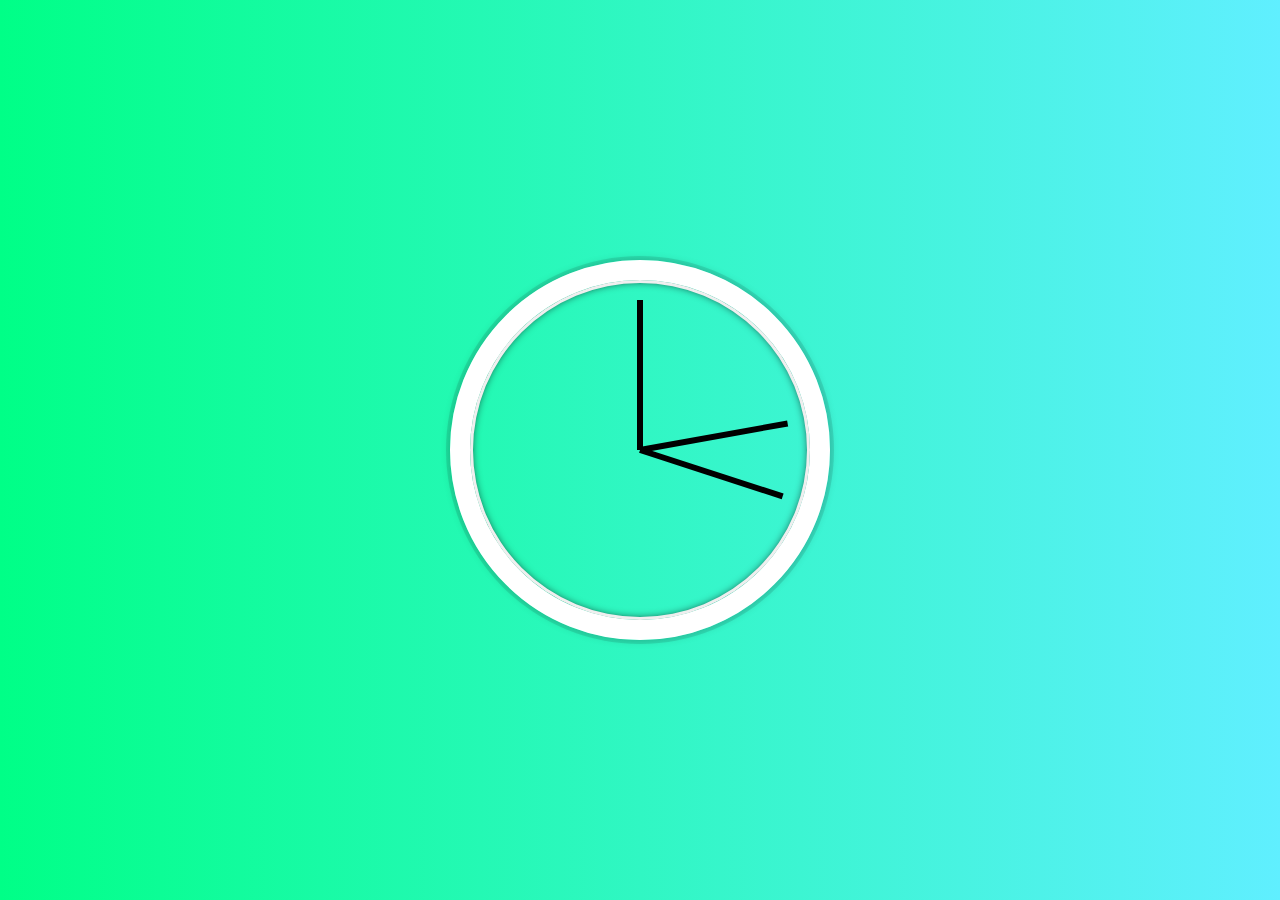
<file: clock/index.html>
<!DOCTYPE html>
<html lang="en">
  <head>
    <meta charset="UTF-8" />
    <title>JS + CSS Clock</title>
  </head>
  <body>
    <div class="clock">
      <div class="clock-face">
        <div class="hand hour-hand"></div>
        <div class="hand min-hand"></div>
        <div class="hand second-hand"></div>
      </div>
    </div>

    <style>
      html {
        background-image: linear-gradient(90deg, #00ff87, #60efff);
        background-size: cover;

        background-position: center;
        font-family: "helvetica neue";
        text-align: center;
        font-size: 10px;
      }

      body {
        margin: 0;
        font-size: 2rem;
        display: flex;
        flex: 1;
        min-height: 100vh;
        align-items: center;
      }

      .clock {
        width: 30rem;
        height: 30rem;
        border: 20px solid white;
        border-radius: 50%;
        margin: 50px auto;
        position: relative;
        padding: 2rem;
        box-shadow: 0 0 0 4px rgba(0, 0, 0, 0.1), inset 0 0 0 3px #efefef,
          inset 0 0 10px black, 0 0 10px rgba(0, 0, 0, 0.2);
      }

      .clock-face {
        position: relative;
        width: 100%;
        height: 100%;
        transform: translateY(
          -3px
        ); /* account for the height of the clock hands */
      }
      .hand {
        width: 50%;
        height: 6px;
        background: black;
        position: absolute;
        top: 50%;
        transform-origin: 100%;
        transform: rotate(90deg);
        transition: all 0.05s;
        transition-timing-function: cubic-bezier(0.1, 2.7, 0.58, 1);
      }
    </style>

    <script>
      const secondHand = document.querySelector(".second-hand");
      const minHand = document.querySelector(".min-hand");
      const hourHand = document.querySelector(".hour-hand");

      function date() {
        const now = new Date();
        console.log(now);

        const getSeconds = now.getSeconds();
        const seconds = (getSeconds / 60) * 360 + 90;
        secondHand.style.transform = `rotate(${seconds}deg)`;
        console.log(seconds);

        const getMinutes = now.getMinutes();
        const minutes = (getMinutes / 60) * 360 + (getSeconds / 60) * 6 + 90;
        minHand.style.transform = `rotate(${minutes}deg)`;

        const getHour = now.getHours();
        const hours = (getHours / 12) * 360 + (minutes / 60) * 30 + 90;
        hourHand.style.transform = `rotate(${hours}deg)`;
      }
      setInterval(date, 1000);

      date();
    </script>
  </body>
</html>
</file>
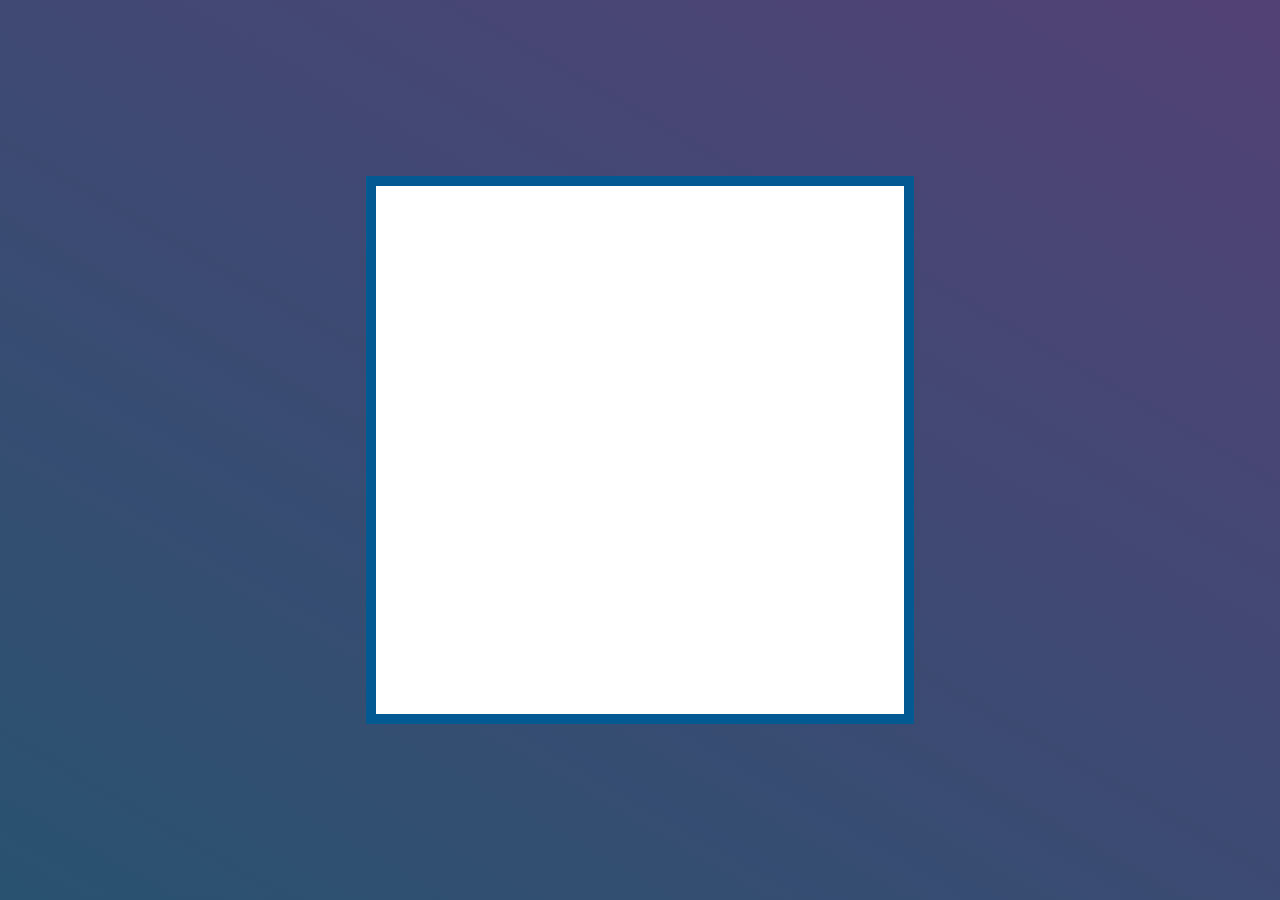
<file: etch-a-sketch/index.html>
<!DOCTYPE html>
<html lang="en">
  <head>
    <meta charset="UTF-8" />
    <meta http-equiv="X-UA-Compatible" content="IE=edge" />
    <meta name="viewport" content="width=device-width, initial-scale=1.0" />
    <link href="style.css" rel="stylesheet" />
    <script defer src="script.js"></script>
    <title>Etch A Sketch</title>
  </head>
  <body>
    <div class="container"></div>
  </body>
</html>
</file>
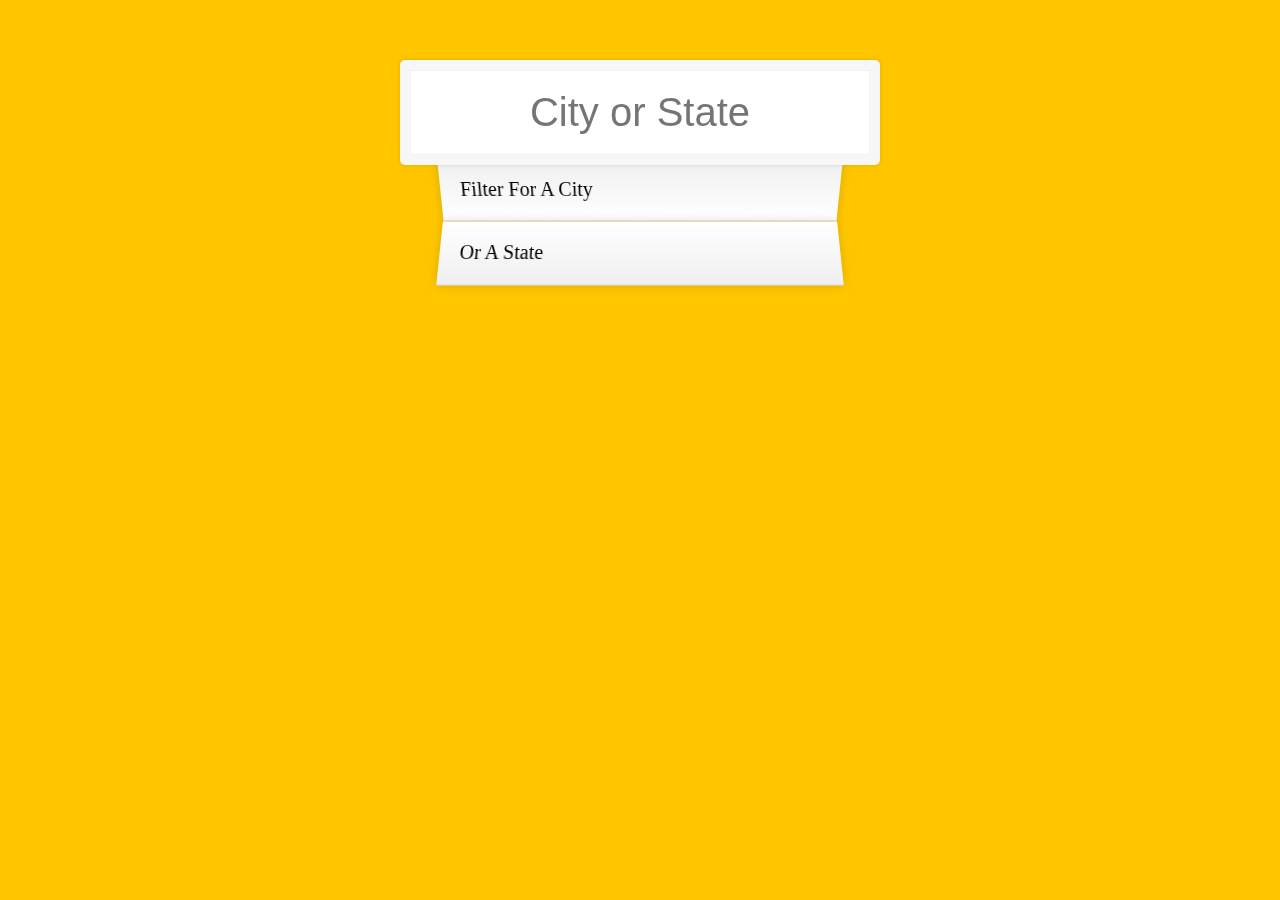
<file: find-city/index.html>
<!DOCTYPE html>
<html lang="en">
  <head>
    <meta charset="UTF-8" />
    <title>Type Ahead 👀</title>
    <link rel="stylesheet" href="style.css" />
  </head>
  <body>
    <form class="search-form">
      <input type="text" class="search" placeholder="City or State" />
      <ul class="suggestions">
        <li>Filter for a city</li>
        <li>or a state</li>
      </ul>
    </form>
    <script src="script.js"></script>
  </body>
</html>
</file>
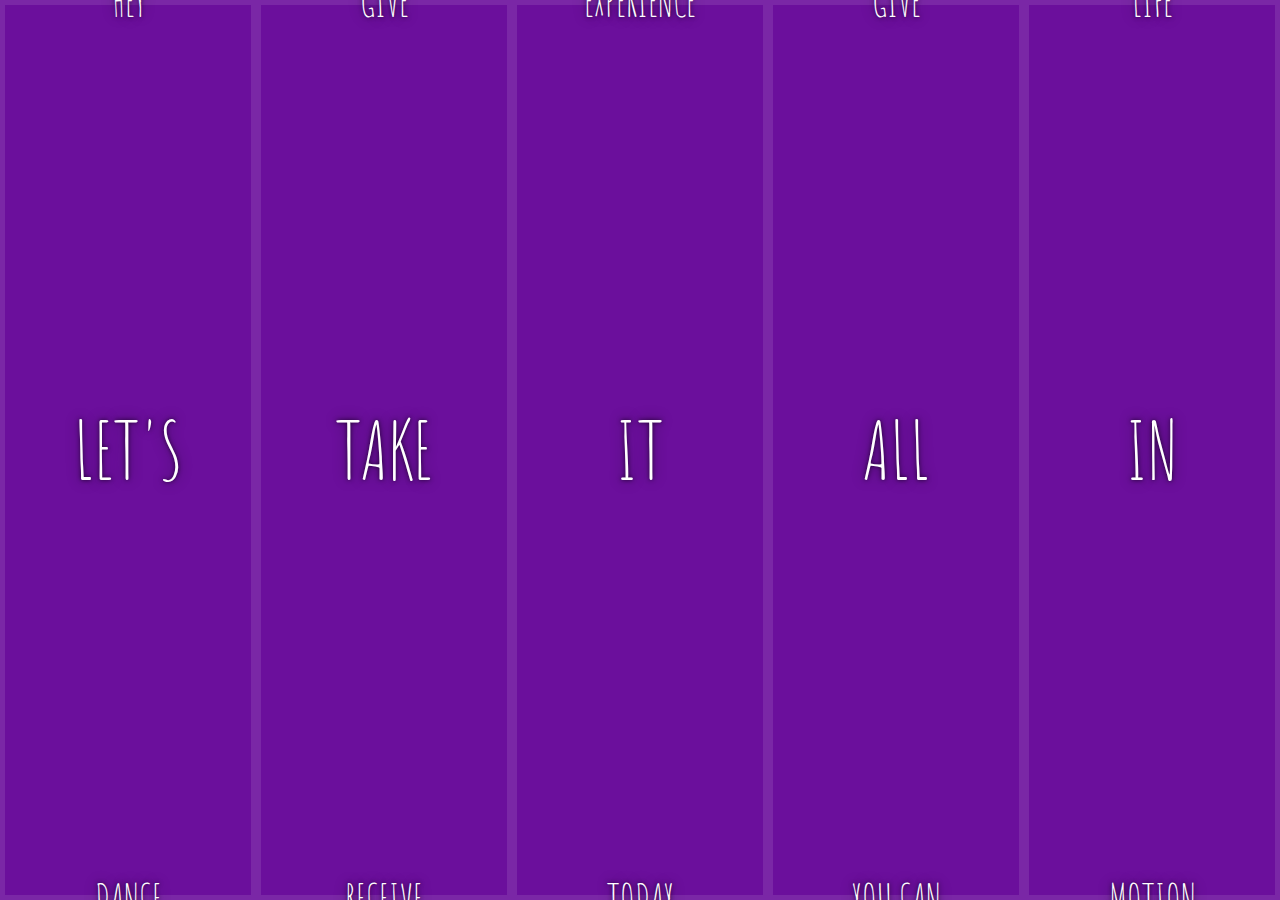
<file: flex-images/index.html>
<!DOCTYPE html>
<html lang="en">
  <head>
    <meta charset="UTF-8" />
    <title>Flex Panels 💪</title>
    <link
      href="https://fonts.googleapis.com/css?family=Amatic+SC"
      rel="stylesheet"
      type="text/css"
    />
  </head>
  <body>
    <style>
      html {
        box-sizing: border-box;
        background: #ffc600;
        font-family: "helvetica neue";
        font-size: 20px;
        font-weight: 200;
      }

      body {
        margin: 0;
      }

      *,
      *:before,
      *:after {
        box-sizing: inherit;
      }

      .panels {
        min-height: 100vh;
        overflow: hidden;
        display: flex;
      }

      .panel {
        background: #6b0f9c;
        box-shadow: inset 0 0 0 5px rgba(255, 255, 255, 0.1);
        color: white;
        text-align: center;
        align-items: center;
        /* Safari transitionend event.propertyName === flex */
        /* Chrome + FF transitionend event.propertyName === flex-grow */
        transition: font-size 0.7s cubic-bezier(0.61, -0.19, 0.7, -0.11),
          flex 0.7s cubic-bezier(0.61, -0.19, 0.7, -0.11), background 0.2s;
        font-size: 20px;
        background-size: cover;
        background-position: center;
        flex: 1;
        display: flex;
        align-items: center;
        flex-direction: column;
        justify-content: space-around;
      }

      .panel1 {
        background-image: url(https://source.unsplash.com/gYl-UtwNg_I/1500x1500);
      }
      .panel2 {
        background-image: url(https://source.unsplash.com/rFKUFzjPYiQ/1500x1500);
      }
      .panel3 {
        background-image: url(https://images.unsplash.com/photo-1465188162913-8fb5709d6d57?ixlib=rb-0.3.5&q=80&fm=jpg&crop=faces&cs=tinysrgb&w=1500&h=1500&fit=crop&s=967e8a713a4e395260793fc8c802901d);
      }
      .panel4 {
        background-image: url(https://source.unsplash.com/ITjiVXcwVng/1500x1500);
      }
      .panel5 {
        background-image: url(https://source.unsplash.com/3MNzGlQM7qs/1500x1500);
      }

      /* Flex Children */
      .panel > * {
        margin: 0;
        width: 100%;
        transition: transform 0.5s;
      }

      .panel > *:first-child {
        transform: translateY(-140px);
      }
      .panel.openactive > *:first-child {
        transform: translateY(0);
      }
      .panel > *:last-child {
        transform: translateY(140px);
      }
      .panel.openactive > *:last-child {
        transform: translateY(0);
      }

      .panel p {
        text-transform: uppercase;
        font-family: "Amatic SC", cursive;
        text-shadow: 0 0 4px rgba(0, 0, 0, 0.72), 0 0 14px rgba(0, 0, 0, 0.45);
        font-size: 2em;
      }

      .panel p:nth-child(2) {
        font-size: 4em;
      }

      .panel.open {
        font-size: 40px;
        flex: 5;
      }
    </style>

    <div class="panels">
      <div class="panel panel1">
        <p>Hey</p>
        <p>Let's</p>
        <p>Dance</p>
      </div>
      <div class="panel panel2">
        <p>Give</p>
        <p>Take</p>
        <p>Receive</p>
      </div>
      <div class="panel panel3">
        <p>Experience</p>
        <p>It</p>
        <p>Today</p>
      </div>
      <div class="panel panel4">
        <p>Give</p>
        <p>All</p>
        <p>You can</p>
      </div>
      <div class="panel panel5">
        <p>Life</p>
        <p>In</p>
        <p>Motion</p>
      </div>
    </div>

    <script>
      const panels = document.querySelectorAll(".panel");

      const openFunction = function () {
        this.classList.toggle("open");
      };
      const classadd = function (e) {
        if (e.propertyName.includes("flex")) {
          this.classList.toggle("openactive");
        }
      };

      panels.forEach((panel) => panel.addEventListener("click", openFunction));
      panels.forEach((panel) =>
        panel.addEventListener("transitionend", classadd)
      );
    </script>
  </body>
</html>
</file>
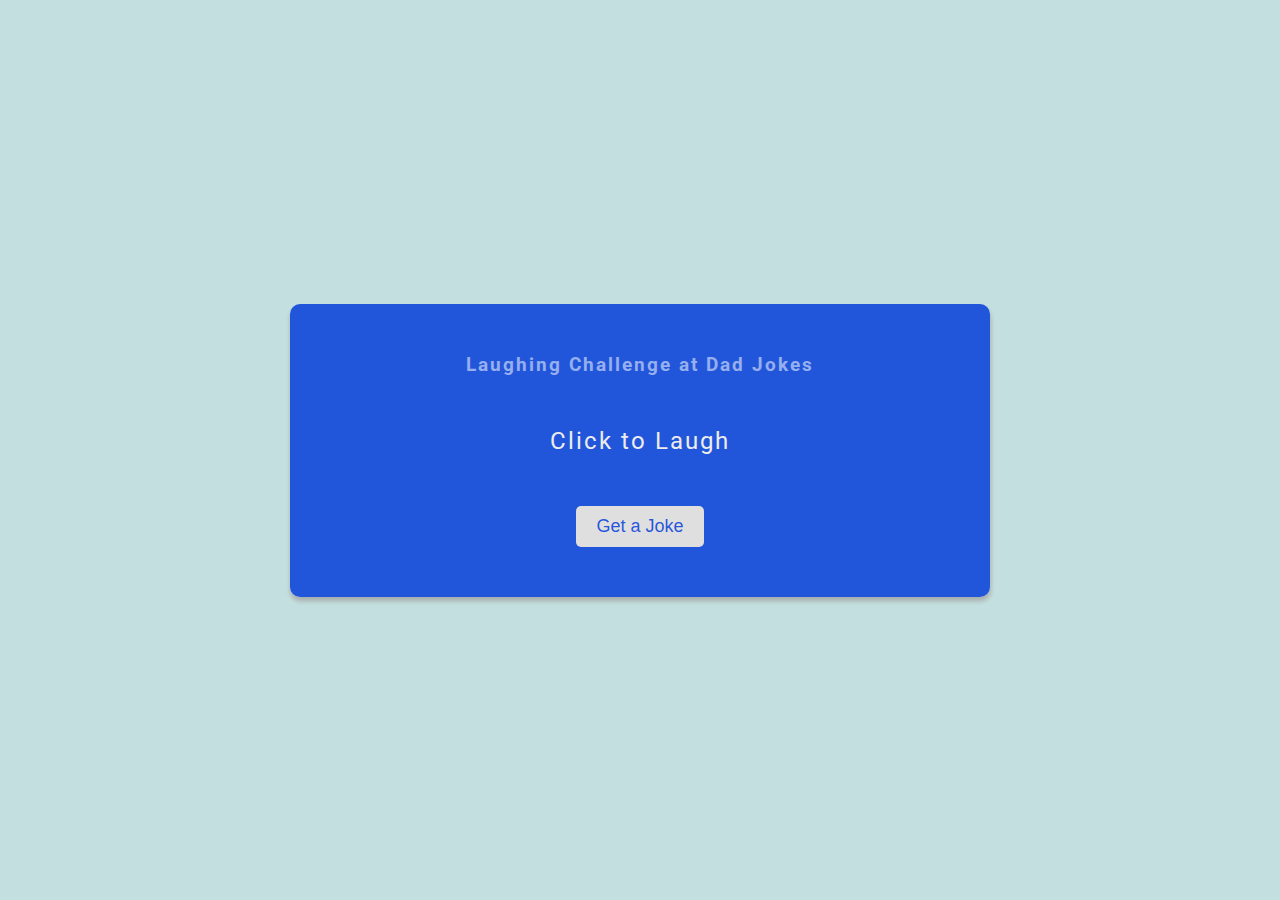
<file: getJokes/index.html>
<!DOCTYPE html>
<html lang="en">
  <head>
    <meta charset="UTF-8" />
    <meta http-equiv="X-UA-Compatible" content="IE=edge" />
    <meta name="viewport" content="width=device-width, initial-scale=1.0" />
    <link href="style.css" rel="stylesheet" />
    <title>Laughing Challenge</title>
  </head>
  <body>
    <div class="cotainer">
      <h3>Laughing Challenge at Dad Jokes</h3>
      <div class="joke">Click to Laugh</div>
      <button class="btn">Get a Joke</button>
    </div>
    <script src="script.js"></script>
  </body>
</html>
</file>
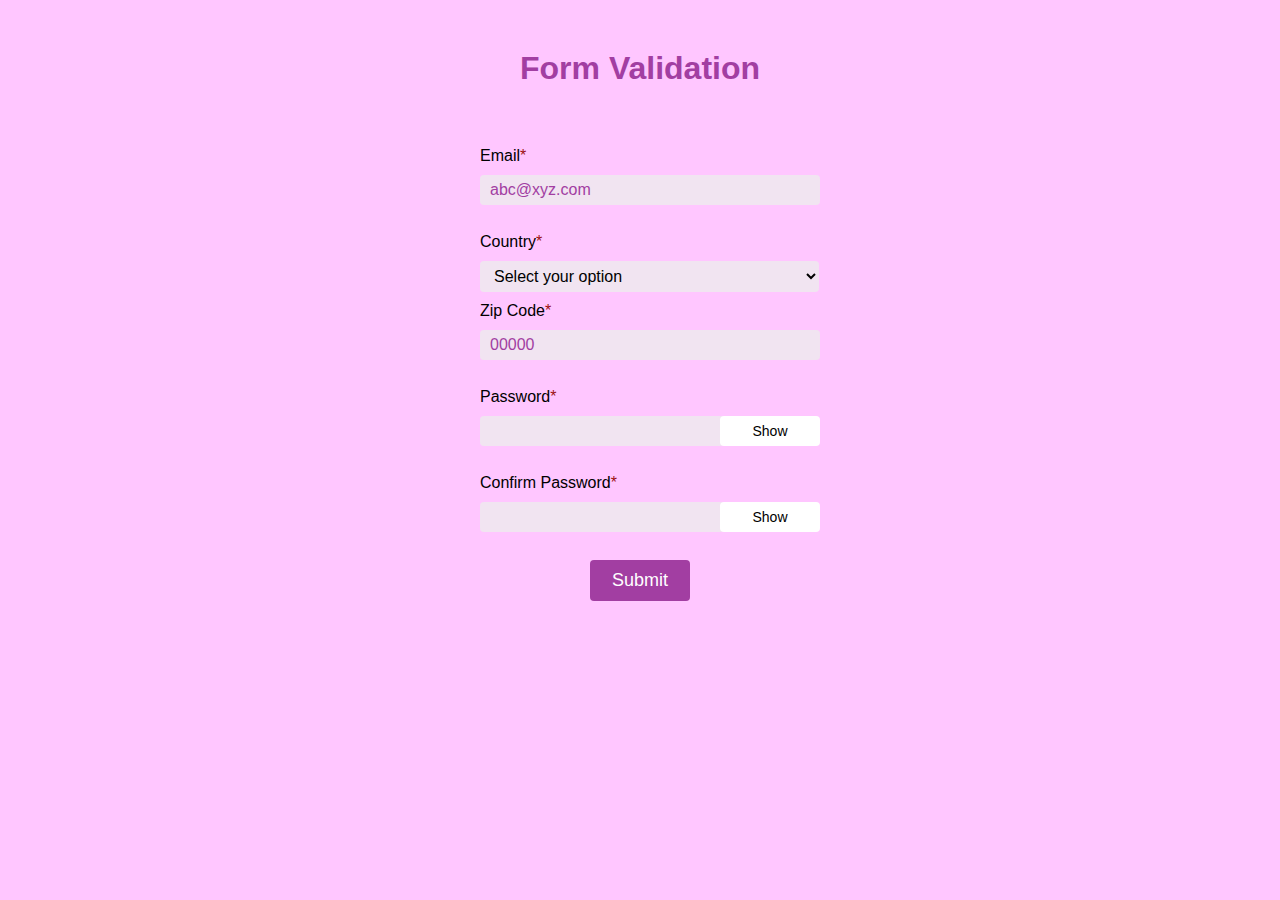
<file: JS-Form Validation/index.html>
<!DOCTYPE html>
<html lang="en">
  <head>
    <meta charset="UTF-8" />
    <meta http-equiv="X-UA-Compatible" content="IE=edge" />
    <meta name="viewport" content="width=device-width, initial-scale=1.0" />
    <link href="./style.css" rel="stylesheet" type="text/css" />
    <title>Form Validation Using JS</title>
  </head>
  <body>
    <h1>Form Validation</h1>
    <form>
      <div class="email-div">
        <label for="email">Email</label><span class="required">*</span>
        <input id="email" type="email" placeholder="abc@xyz.com" />
        <span class="email-info error"></span>
      </div>
      <div class="country-div">
        <label for="country">Country</label><span class="required">*</span>

        <select id="country" name="country" class="form-control">
          <option value="" disabled selected>Select your option</option>
          <option value="Afghanistan">Afghanistan</option>
          <option value="Åland Islands">Åland Islands</option>
          <option value="Albania">Albania</option>
          <option value="Algeria">Algeria</option>
          <option value="American Samoa">American Samoa</option>
          <option value="Andorra">Andorra</option>
          <option value="Angola">Angola</option>
          <option value="Anguilla">Anguilla</option>
          <option value="Antarctica">Antarctica</option>
          <option value="Antigua and Barbuda">Antigua and Barbuda</option>
          <option value="Argentina">Argentina</option>
          <option value="Armenia">Armenia</option>
          <option value="Aruba">Aruba</option>
          <option value="Australia">Australia</option>
          <option value="Austria">Austria</option>
          <option value="Azerbaijan">Azerbaijan</option>
          <option value="Bahamas">Bahamas</option>
          <option value="Bahrain">Bahrain</option>
          <option value="Bangladesh">Bangladesh</option>
          <option value="Barbados">Barbados</option>
          <option value="Belarus">Belarus</option>
          <option value="Belgium">Belgium</option>
          <option value="Belize">Belize</option>
          <option value="Benin">Benin</option>
          <option value="Bermuda">Bermuda</option>
          <option value="Bhutan">Bhutan</option>
          <option value="Bolivia">Bolivia</option>
          <option value="Bosnia and Herzegovina">Bosnia and Herzegovina</option>
          <option value="Botswana">Botswana</option>
          <option value="Bouvet Island">Bouvet Island</option>
          <option value="Brazil">Brazil</option>
          <option value="British Indian Ocean Territory">
            British Indian Ocean Territory
          </option>
          <option value="Brunei Darussalam">Brunei Darussalam</option>
          <option value="Bulgaria">Bulgaria</option>
          <option value="Burkina Faso">Burkina Faso</option>
          <option value="Burundi">Burundi</option>
          <option value="Cambodia">Cambodia</option>
          <option value="Cameroon">Cameroon</option>
          <option value="Canada">Canada</option>
          <option value="Cape Verde">Cape Verde</option>
          <option value="Cayman Islands">Cayman Islands</option>
          <option value="Central African Republic">
            Central African Republic
          </option>
          <option value="Chad">Chad</option>
          <option value="Chile">Chile</option>
          <option value="China">China</option>
          <option value="Christmas Island">Christmas Island</option>
          <option value="Cocos (Keeling) Islands">
            Cocos (Keeling) Islands
          </option>
          <option value="Colombia">Colombia</option>
          <option value="Comoros">Comoros</option>
          <option value="Congo">Congo</option>
          <option value="Congo, The Democratic Republic of The">
            Congo, The Democratic Republic of The
          </option>
          <option value="Cook Islands">Cook Islands</option>
          <option value="Costa Rica">Costa Rica</option>
          <option value="Cote D'ivoire">Cote D'ivoire</option>
          <option value="Croatia">Croatia</option>
          <option value="Cuba">Cuba</option>
          <option value="Cyprus">Cyprus</option>
          <option value="Czech Republic">Czech Republic</option>
          <option value="Denmark">Denmark</option>
          <option value="Djibouti">Djibouti</option>
          <option value="Dominica">Dominica</option>
          <option value="Dominican Republic">Dominican Republic</option>
          <option value="Ecuador">Ecuador</option>
          <option value="Egypt">Egypt</option>
          <option value="El Salvador">El Salvador</option>
          <option value="Equatorial Guinea">Equatorial Guinea</option>
          <option value="Eritrea">Eritrea</option>
          <option value="Estonia">Estonia</option>
          <option value="Ethiopia">Ethiopia</option>
          <option value="Falkland Islands (Malvinas)">
            Falkland Islands (Malvinas)
          </option>
          <option value="Faroe Islands">Faroe Islands</option>
          <option value="Fiji">Fiji</option>
          <option value="Finland">Finland</option>
          <option value="France">France</option>
          <option value="French Guiana">French Guiana</option>
          <option value="French Polynesia">French Polynesia</option>
          <option value="French Southern Territories">
            French Southern Territories
          </option>
          <option value="Gabon">Gabon</option>
          <option value="Gambia">Gambia</option>
          <option value="Georgia">Georgia</option>
          <option value="Germany">Germany</option>
          <option value="Ghana">Ghana</option>
          <option value="Gibraltar">Gibraltar</option>
          <option value="Greece">Greece</option>
          <option value="Greenland">Greenland</option>
          <option value="Grenada">Grenada</option>
          <option value="Guadeloupe">Guadeloupe</option>
          <option value="Guam">Guam</option>
          <option value="Guatemala">Guatemala</option>
          <option value="Guernsey">Guernsey</option>
          <option value="Guinea">Guinea</option>
          <option value="Guinea-bissau">Guinea-bissau</option>
          <option value="Guyana">Guyana</option>
          <option value="Haiti">Haiti</option>
          <option value="Heard Island and Mcdonald Islands">
            Heard Island and Mcdonald Islands
          </option>
          <option value="Holy See (Vatican City State)">
            Holy See (Vatican City State)
          </option>
          <option value="Honduras">Honduras</option>
          <option value="Hong Kong">Hong Kong</option>
          <option value="Hungary">Hungary</option>
          <option value="Iceland">Iceland</option>
          <option value="India">India</option>
          <option value="Indonesia">Indonesia</option>
          <option value="Iran, Islamic Republic of">
            Iran, Islamic Republic of
          </option>
          <option value="Iraq">Iraq</option>
          <option value="Ireland">Ireland</option>
          <option value="Isle of Man">Isle of Man</option>
          <option value="Israel">Israel</option>
          <option value="Italy">Italy</option>
          <option value="Jamaica">Jamaica</option>
          <option value="Japan">Japan</option>
          <option value="Jersey">Jersey</option>
          <option value="Jordan">Jordan</option>
          <option value="Kazakhstan">Kazakhstan</option>
          <option value="Kenya">Kenya</option>
          <option value="Kiribati">Kiribati</option>
          <option value="Korea, Democratic People's Republic of">
            Korea, Democratic People's Republic of
          </option>
          <option value="Korea, Republic of">Korea, Republic of</option>
          <option value="Kuwait">Kuwait</option>
          <option value="Kyrgyzstan">Kyrgyzstan</option>
          <option value="Lao People's Democratic Republic">
            Lao People's Democratic Republic
          </option>
          <option value="Latvia">Latvia</option>
          <option value="Lebanon">Lebanon</option>
          <option value="Lesotho">Lesotho</option>
          <option value="Liberia">Liberia</option>
          <option value="Libyan Arab Jamahiriya">Libyan Arab Jamahiriya</option>
          <option value="Liechtenstein">Liechtenstein</option>
          <option value="Lithuania">Lithuania</option>
          <option value="Luxembourg">Luxembourg</option>
          <option value="Macao">Macao</option>
          <option value="Macedonia, The Former Yugoslav Republic of">
            Macedonia, The Former Yugoslav Republic of
          </option>
          <option value="Madagascar">Madagascar</option>
          <option value="Malawi">Malawi</option>
          <option value="Malaysia">Malaysia</option>
          <option value="Maldives">Maldives</option>
          <option value="Mali">Mali</option>
          <option value="Malta">Malta</option>
          <option value="Marshall Islands">Marshall Islands</option>
          <option value="Martinique">Martinique</option>
          <option value="Mauritania">Mauritania</option>
          <option value="Mauritius">Mauritius</option>
          <option value="Mayotte">Mayotte</option>
          <option value="Mexico">Mexico</option>
          <option value="Micronesia, Federated States of">
            Micronesia, Federated States of
          </option>
          <option value="Moldova, Republic of">Moldova, Republic of</option>
          <option value="Monaco">Monaco</option>
          <option value="Mongolia">Mongolia</option>
          <option value="Montenegro">Montenegro</option>
          <option value="Montserrat">Montserrat</option>
          <option value="Morocco">Morocco</option>
          <option value="Mozambique">Mozambique</option>
          <option value="Myanmar">Myanmar</option>
          <option value="Namibia">Namibia</option>
          <option value="Nauru">Nauru</option>
          <option value="Nepal">Nepal</option>
          <option value="Netherlands">Netherlands</option>
          <option value="Netherlands Antilles">Netherlands Antilles</option>
          <option value="New Caledonia">New Caledonia</option>
          <option value="New Zealand">New Zealand</option>
          <option value="Nicaragua">Nicaragua</option>
          <option value="Niger">Niger</option>
          <option value="Nigeria">Nigeria</option>
          <option value="Niue">Niue</option>
          <option value="Norfolk Island">Norfolk Island</option>
          <option value="Northern Mariana Islands">
            Northern Mariana Islands
          </option>
          <option value="Norway">Norway</option>
          <option value="Oman">Oman</option>
          <option value="Pakistan">Pakistan</option>
          <option value="Palau">Palau</option>
          <option value="Palestinian Territory, Occupied">
            Palestinian Territory, Occupied
          </option>
          <option value="Panama">Panama</option>
          <option value="Papua New Guinea">Papua New Guinea</option>
          <option value="Paraguay">Paraguay</option>
          <option value="Peru">Peru</option>
          <option value="Philippines">Philippines</option>
          <option value="Pitcairn">Pitcairn</option>
          <option value="Poland">Poland</option>
          <option value="Portugal">Portugal</option>
          <option value="Puerto Rico">Puerto Rico</option>
          <option value="Qatar">Qatar</option>
          <option value="Reunion">Reunion</option>
          <option value="Romania">Romania</option>
          <option value="Russian Federation">Russian Federation</option>
          <option value="Rwanda">Rwanda</option>
          <option value="Saint Helena">Saint Helena</option>
          <option value="Saint Kitts and Nevis">Saint Kitts and Nevis</option>
          <option value="Saint Lucia">Saint Lucia</option>
          <option value="Saint Pierre and Miquelon">
            Saint Pierre and Miquelon
          </option>
          <option value="Saint Vincent and The Grenadines">
            Saint Vincent and The Grenadines
          </option>
          <option value="Samoa">Samoa</option>
          <option value="San Marino">San Marino</option>
          <option value="Sao Tome and Principe">Sao Tome and Principe</option>
          <option value="Saudi Arabia">Saudi Arabia</option>
          <option value="Senegal">Senegal</option>
          <option value="Serbia">Serbia</option>
          <option value="Seychelles">Seychelles</option>
          <option value="Sierra Leone">Sierra Leone</option>
          <option value="Singapore">Singapore</option>
          <option value="Slovakia">Slovakia</option>
          <option value="Slovenia">Slovenia</option>
          <option value="Solomon Islands">Solomon Islands</option>
          <option value="Somalia">Somalia</option>
          <option value="South Africa">South Africa</option>
          <option value="South Georgia and The South Sandwich Islands">
            South Georgia and The South Sandwich Islands
          </option>
          <option value="Spain">Spain</option>
          <option value="Sri Lanka">Sri Lanka</option>
          <option value="Sudan">Sudan</option>
          <option value="Suriname">Suriname</option>
          <option value="Svalbard and Jan Mayen">Svalbard and Jan Mayen</option>
          <option value="Swaziland">Swaziland</option>
          <option value="Sweden">Sweden</option>
          <option value="Switzerland">Switzerland</option>
          <option value="Syrian Arab Republic">Syrian Arab Republic</option>
          <option value="Taiwan">Taiwan</option>
          <option value="Tajikistan">Tajikistan</option>
          <option value="Tanzania, United Republic of">
            Tanzania, United Republic of
          </option>
          <option value="Thailand">Thailand</option>
          <option value="Timor-leste">Timor-leste</option>
          <option value="Togo">Togo</option>
          <option value="Tokelau">Tokelau</option>
          <option value="Tonga">Tonga</option>
          <option value="Trinidad and Tobago">Trinidad and Tobago</option>
          <option value="Tunisia">Tunisia</option>
          <option value="Turkey">Turkey</option>
          <option value="Turkmenistan">Turkmenistan</option>
          <option value="Turks and Caicos Islands">
            Turks and Caicos Islands
          </option>
          <option value="Tuvalu">Tuvalu</option>
          <option value="Uganda">Uganda</option>
          <option value="Ukraine">Ukraine</option>
          <option value="United Arab Emirates">United Arab Emirates</option>
          <option value="United Kingdom">United Kingdom</option>
          <option value="United States">United States</option>
          <option value="United States Minor Outlying Islands">
            United States Minor Outlying Islands
          </option>
          <option value="Uruguay">Uruguay</option>
          <option value="Uzbekistan">Uzbekistan</option>
          <option value="Vanuatu">Vanuatu</option>
          <option value="Venezuela">Venezuela</option>
          <option value="Viet Nam">Viet Nam</option>
          <option value="Virgin Islands, British">
            Virgin Islands, British
          </option>
          <option value="Virgin Islands, U.S.">Virgin Islands, U.S.</option>
          <option value="Wallis and Futuna">Wallis and Futuna</option>
          <option value="Western Sahara">Western Sahara</option>
          <option value="Yemen">Yemen</option>
          <option value="Zambia">Zambia</option>
          <option value="Zimbabwe">Zimbabwe</option>
        </select>
      </div>
      <div class="zipCode-div">
        <label for="zipCode">Zip Code</label><span class="required">*</span>
        <input
          type="text"
          id="zipCode"
          placeholder="00000"
          minlength="5"
          maxlength="5"
          pattern="[0-9]*"
        />
        <span class="zip-info error"></span>
      </div>
      <div class="password-div">
        <label for="password">Password</label><span class="required">*</span>
        <input type="password" id="password" />

        <span class="password-info error"></span>
        <button class="show" onclick="showPassword('password')">Show</button>
      </div>
      <div class="cPassword-div">
        <label for="cPassword">Confirm Password</label
        ><span class="required">*</span>
        <input type="password" id="cPassword" />
        <span class="cPassword-info error"></span>
        <button class="show" onclick="showPassword('cPassword')">Show</button>
      </div>
      <button>Submit</button>
    </form>
    <script src="validator.js"></script>
  </body>
</html>
</file>
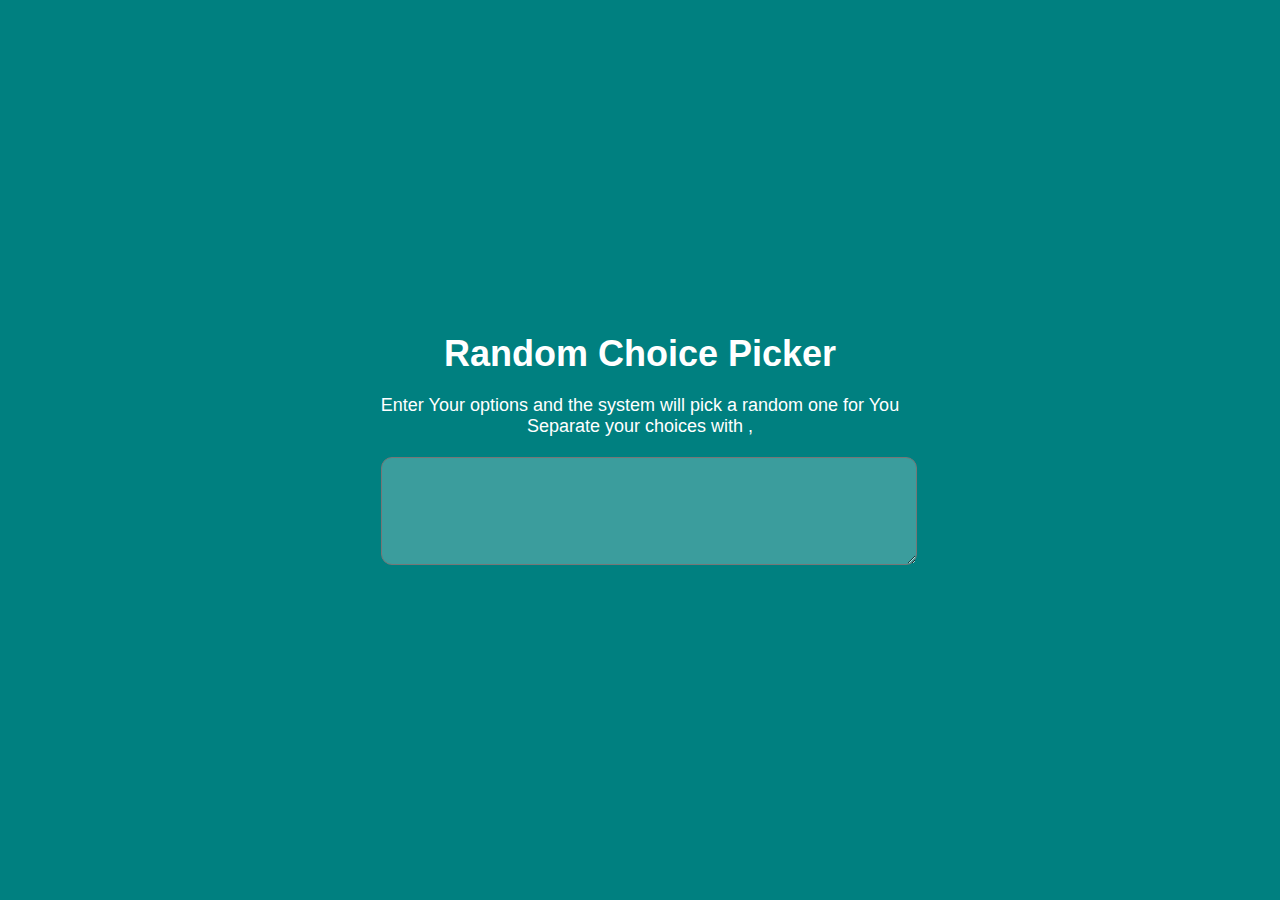
<file: random-choice-picker/index.html>
<!DOCTYPE html>
<html lang="en">
  <head>
    <meta charset="UTF-8" />
    <meta http-equiv="X-UA-Compatible" content="IE=edge" />
    <meta name="viewport" content="width=device-width, initial-scale=1.0" />
    <link href="style.css" rel="stylesheet" type="text/css" />
    <script defer src="script.js"></script>
    <title>Random Tag Picker</title>
  </head>
  <body>
    <div class="container">
      <h1>Random Choice Picker</h1>
      <p>
        Enter Your options and the system will pick a random one for You<br />Separate
        your choices with ,
      </p>
      <textarea name="enterValue" id="enterValue" cols="30" rows="5"></textarea>
      <div class="enteredValues"></div>
    </div>
  </body>
</html>
</file>
<file: etch-a-sketch/style.css>
* {
  padding: 0;
  margin: 0;
}
body {
  background-image: linear-gradient(30deg, #295270, #524175);
  height: 100vh;
  display: flex;
  align-items: center;
  justify-content: center;
}
.container {
  width: 528px;
  padding: 10px;
  background-color: #035992;
  display: flex;
  flex-direction: row;
  flex-wrap: wrap;
}
.divs {
  flex: 1 0 auto;
}
</file>
<file: find-city/style.css>
html {
  box-sizing: border-box;
  background: #ffc600;
  font-family: "helvetica neue";
  font-size: 20px;
  font-weight: 200;
}

*,
*:before,
*:after {
  box-sizing: inherit;
}

input {
  width: 100%;
  padding: 20px;
}

.search-form {
  max-width: 400px;
  margin: 50px auto;
}

input.search {
  margin: 0;
  text-align: center;
  outline: 0;
  border: 10px solid #f7f7f7;
  width: 120%;
  left: -10%;
  position: relative;
  top: 10px;
  z-index: 2;
  border-radius: 5px;
  font-size: 40px;
  box-shadow: 0 0 5px rgba(0, 0, 0, 0.12), inset 0 0 2px rgba(0, 0, 0, 0.19);
}

.suggestions {
  margin: 0;
  padding: 0;
  position: relative;
  /*perspective: 20px;*/
}

.suggestions li {
  background: white;
  list-style: none;
  border-bottom: 1px solid #d8d8d8;
  box-shadow: 0 0 10px rgba(0, 0, 0, 0.14);
  margin: 0;
  padding: 20px;
  transition: background 0.2s;
  display: flex;
  justify-content: space-between;
  text-transform: capitalize;
}

.suggestions li:nth-child(even) {
  transform: perspective(100px) rotateX(3deg) translateY(2px) scale(1.001);
  background: linear-gradient(to bottom, #ffffff 0%, #efefef 100%);
}

.suggestions li:nth-child(odd) {
  transform: perspective(100px) rotateX(-3deg) translateY(3px);
  background: linear-gradient(to top, #ffffff 0%, #efefef 100%);
}

span.population {
  font-size: 15px;
}

.hl {
  background: #ffc600;
}
</file>
<file: getJokes/style.css>
@import url("https://fonts.googleapis.com/css2?family=Roboto:wght@300;400&display=swap");

* {
  margin: 0;
  padding: 0;
  box-sizing: border-box;
}
body {
  background-color: #2884;
  height: 100vh;
  display: flex;
  align-items: center;
  justify-content: center;
  font-family: "Roboto", sans-serif;
  padding: 20px;
}
.cotainer {
  background-color: rgba(2, 60, 218, 0.842);
  padding: 50px 20px;
  border-radius: 10px;
  box-shadow: 0px 4px 4px rgba(95, 28, 28, 0.13),
    1px 4px 5px rgba(95, 28, 28, 0.14);
  text-align: center;
  width: 700px;
  max-width: 100%;
}
h3 {
  color: rgba(255, 255, 255, 0.534);
  letter-spacing: 2px;
}
.joke {
  font-size: 24px;
  color: rgb(236, 236, 236);
  margin: 50px auto;
  max-width: 600px;
  letter-spacing: 2px;
  line-height: 30px;
}
.btn {
  border: 0;
  background-color: #dfdfdf;
  color: rgba(2, 60, 218, 0.842);
  font-size: 18px;
  padding: 10px 20px;
  border-radius: 5px;
  cursor: pointer;
}
.btn:focus {
  outline: none;
}
.btn:active {
  transform: scale(0.96);
}
.btn:hover {
  color: rgb(2, 60, 218);
}
</file>
<file: JS-Form Validation/style.css>
* {
  font-family: sans-serif;
  padding: 0;
  margin: 0;
}

body {
  background-color: #ffc6ff;
  text-align: center;
  padding: 50px 0;
}
h1 {
  margin-bottom: 60px;
  color: #a23ea2;
}
form {
  width: 320px;
  display: flex;
  flex-direction: column;
  gap: 10px;
  text-align: left;
  margin: 0 auto;
}
input,
select {
  width: 100%;
  display: block;
  margin-top: 10px;
  background-color: #f1e4f1;
  border: none;
  padding: 6px 10px;
  border-radius: 4px;
  font-size: 16px;
}
select {
  width: 106%;
}
#cPassword,
#password {
  width: 70%;
}
input:focus {
  outline: none;
}
input::placeholder {
  color: #a23ea2;
}

input.valid {
  background-color: #a23ea2;
  color: #fff;
}
input.invalid {
  background-color: #c27272;
}

.required {
  color: #9c1010 !important;
  display: inline;
  float: none;
}
.error {
  display: inline-block;
  margin-top: 6px;
}
.error.valid {
  color: #9c1010;
}
.error.invalid {
  color: #a23ea2;
}
button {
  width: 100px;
  padding: 10px 20px;
  background-color: #a23ea2;
  font-size: 18px;
  color: #fff;
  border: none;
  border-radius: 4px;
  align-self: center;
}
.password-div,
.cPassword-div {
  position: relative;
}
.show {
  background-color: #fff;
  color: #000;
  position: absolute;
  right: -20px;
  top: 28px;
  padding: 7px 0;
  font-size: 14px;
}
</file>
<file: random-choice-picker/style.css>
* {
  padding: 0;
  margin: 0;
  font-size: 10px;
}
body {
  background-color: teal;
  height: 100vh;
  display: flex;
  align-items: center;
  justify-content: center;
  text-align: center;
  color: #fff;
  font-family: sans-serif;
}
.container h1 {
  font-size: 3.6rem;
  margin: 10px 0;
}
.container p {
  font-size: 1.8rem;
  margin: 20px 0;
}
#enterValue {
  background-color: rgba(255, 255, 255, 0.233);
  width: 100%;
  font-size: 1.6rem;
  font-family: inherit;
  padding: 8px;
  color: rgb(255, 255, 255);
  border-radius: 11px;
}
#enterValue:focus {
  outline: none;
}
.enteredValues {
  text-align: left;
  margin: 10px 10px;
}
.choices {
  font-size: 1.4rem;
  background-color: rgba(0, 87, 128, 0.822);
  padding: 5px 10px;
  border-radius: 11px;
  margin-left: 5px;
}
.highlight {
  background-color: rgba(26, 206, 197, 0.842);
}
</file>
